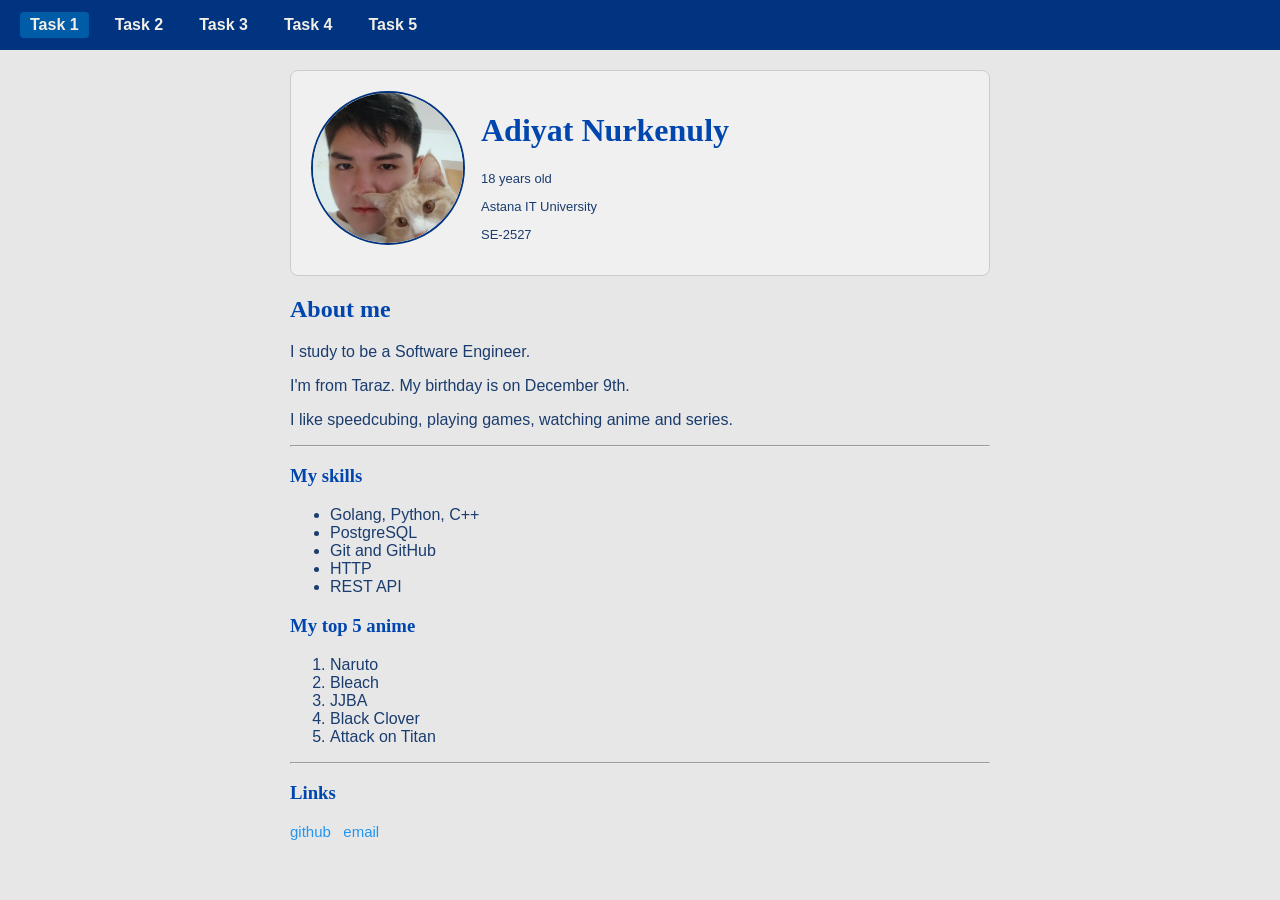
<file: index.html>
<!DOCTYPE html>
<html lang="en">
<head>
    <meta charset="UTF-8">
    <meta name="viewport" content="width=device-width, initial-scale=1.0">
    <title>Task 1</title>
    <link rel="stylesheet" href="style.css">
</head>
<body>
 
    <nav class="navbar">
        <a href="index.html" class="active">Task 1</a>
        <a href="layout.html">Task 2</a>
        <a href="exercise1/index.html">Task 3</a>
        <a href="table-form.html">Task 4</a>
        <a href="wireframes/wireframes.html">Task 5</a>
    </nav>
 
    <main>
        <div class="profile-card">
            <img class="profile-photo" src="images/me.png" alt="profile photo">
            <div class="profile-info">
                <h1>Adiyat Nurkenuly</h1>
                <p>18 years old</p>
                <p>Astana IT University</p>
                <p>SE-2527</p>
            </div>
        </div>
 
        <h2>About me</h2>
 
        <p>I study to be a Software Engineer.</p>
        <p>I'm from Taraz. My birthday is on December 9th.</p>
        <p>I like speedcubing, playing games, watching anime and series.</p>
 
        <hr>
 
        <h3>My skills</h3>
        <ul>
            <li>Golang, Python, C++</li>
            <li>PostgreSQL</li>
            <li>Git and GitHub</li>
            <li>HTTP</li>
            <li>REST API</li>
        </ul>
 
        <h3>My top 5 anime</h3>
        <ol>
            <li>Naruto</li>
            <li>Bleach</li>
            <li>JJBA</li>
            <li>Black Clover</li>
            <li>Attack on Titan</li>
        </ol>
 
        <hr>

        <h3>Links</h3>
        <a id="github-link" href="https://github.com/nurkenulyadiyat" target="_blank">github</a>
        <a id="email-link" href="mailto:atn.play856@gmail.com" target="_blank">email</a>
    </main>
 
</body>
</html>
</file>
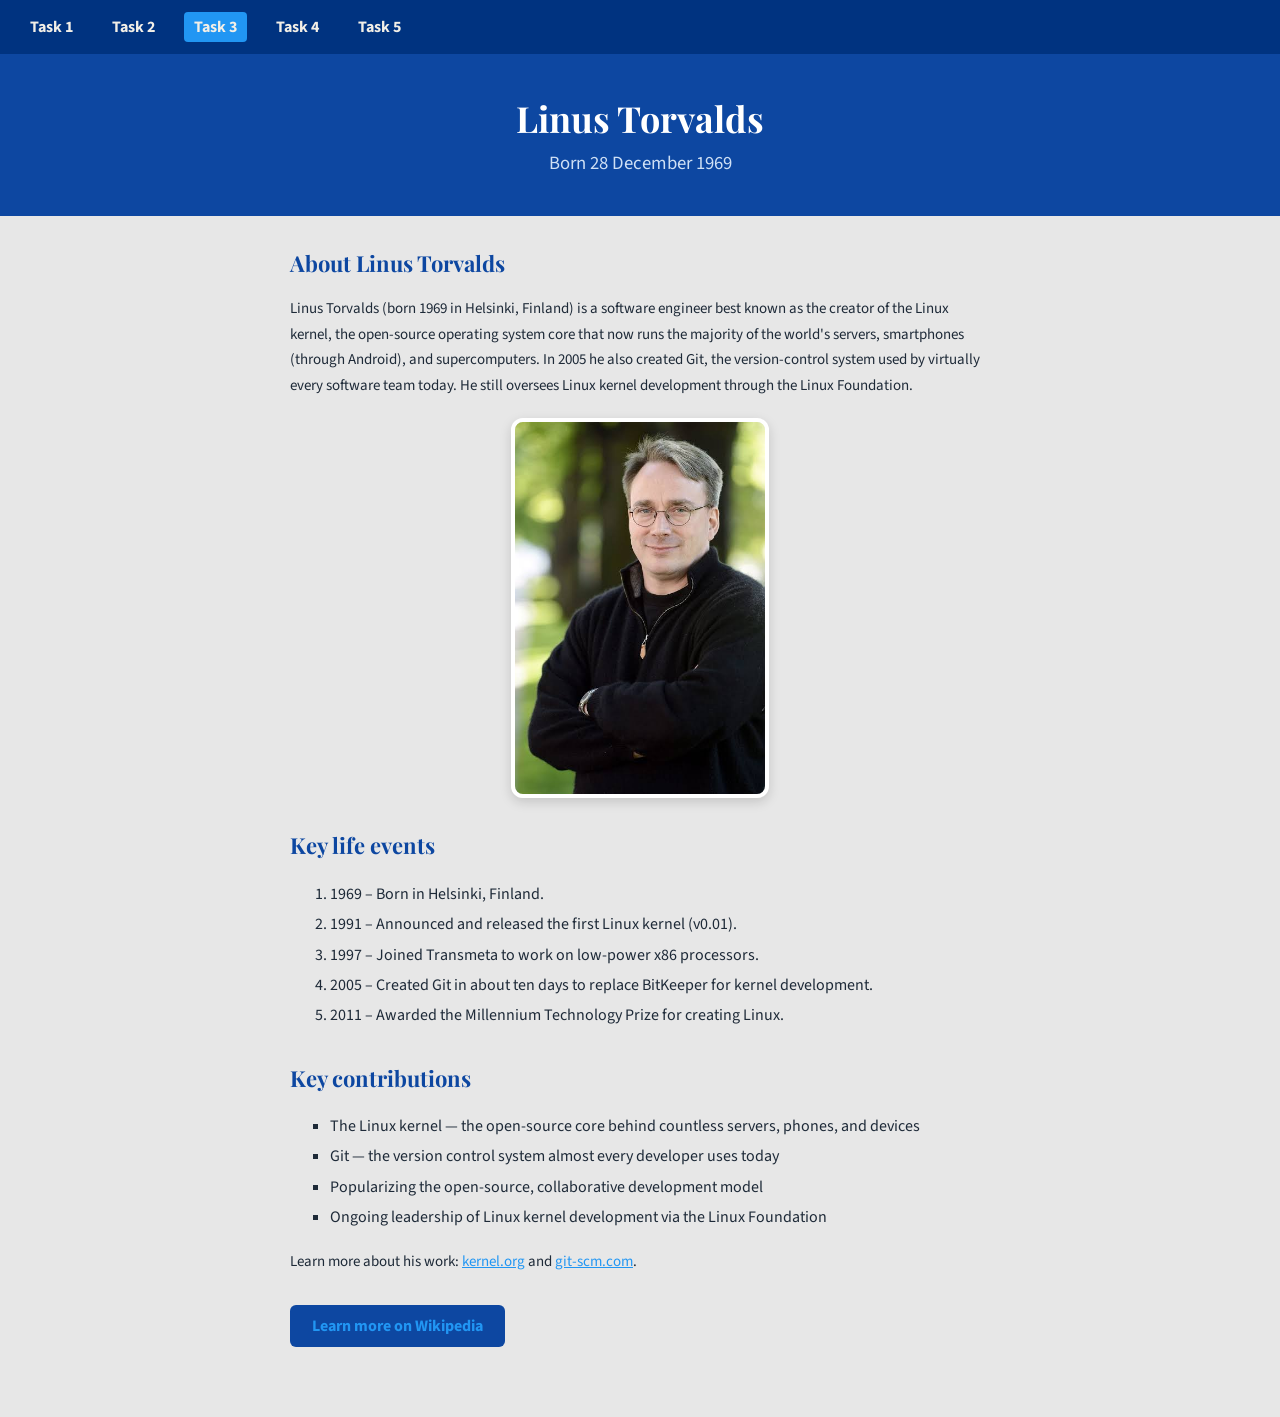
<file: exercise1/index.html>
<!DOCTYPE html>
<html lang="en">
<head>
    <meta charset="UTF-8">
    <meta name="viewport" content="width=device-width, initial-scale=1.0">
    <title>Task 3</title>
    <link rel="preconnect" href="https://fonts.googleapis.com">
    <link href="https://fonts.googleapis.com/css2?family=Playfair+Display:wght@600;700&family=Source+Sans+3:wght@400;600&display=swap" rel="stylesheet">
    <link rel="stylesheet" href="style.css">
</head>
<body>

    <div class="navbar">
        <a href="../index.html">Task 1</a>
        <a href="../layout.html">Task 2</a>
        <a href="index.html" class="active">Task 3</a>
        <a href="../table-form.html">Task 4</a>
        <a href="../wireframes/wireframes.html">Task 5</a>
    </div>

    <header class="page-header">
        <h1>Linus Torvalds</h1>
        <h3>Born 28 December 1969</h3>
    </header>

    <div class="content">
        <h2>About Linus Torvalds</h2>
        <p>
            Linus Torvalds (born 1969 in Helsinki, Finland) is a software engineer best
            known as the creator of the Linux kernel, the open-source operating system
            core that now runs the majority of the world's servers, smartphones (through
            Android), and supercomputers. In 2005 he also created Git, the version-control
            system used by virtually every software team today. He still oversees Linux
            kernel development through the Linux Foundation.
        </p>

        <img src="../images/torvalds.jpeg" alt="Photo of Linus Torvalds" class="portrait">

        <h2>Key life events</h2>
        <ol>
            <li>1969 &ndash; Born in Helsinki, Finland.</li>
            <li>1991 &ndash; Announced and released the first Linux kernel (v0.01).</li>
            <li>1997 &ndash; Joined Transmeta to work on low-power x86 processors.</li>
            <li>2005 &ndash; Created Git in about ten days to replace BitKeeper for kernel development.</li>
            <li>2011 &ndash; Awarded the Millennium Technology Prize for creating Linux.</li>
        </ol>

        <h2>Key contributions</h2>
        <ul>
            <li>The Linux kernel &mdash; the open-source core behind countless servers, phones, and devices</li>
            <li>Git &mdash; the version control system almost every developer uses today</li>
            <li>Popularizing the open-source, collaborative development model</li>
            <li>Ongoing leadership of Linux kernel development via the Linux Foundation</li>
        </ul>

        <p>
            Learn more about his work:
            <a href="https://www.kernel.org/" target="_blank" rel="noopener">kernel.org</a>
            and
            <a href="https://git-scm.com/" target="_blank" rel="noopener">git-scm.com</a>.
        </p>

        <a class="btn" href="https://en.wikipedia.org/wiki/Linus_Torvalds" target="_blank" rel="noopener">Learn more on Wikipedia</a>
    </div>

</body>
</html>
</file>
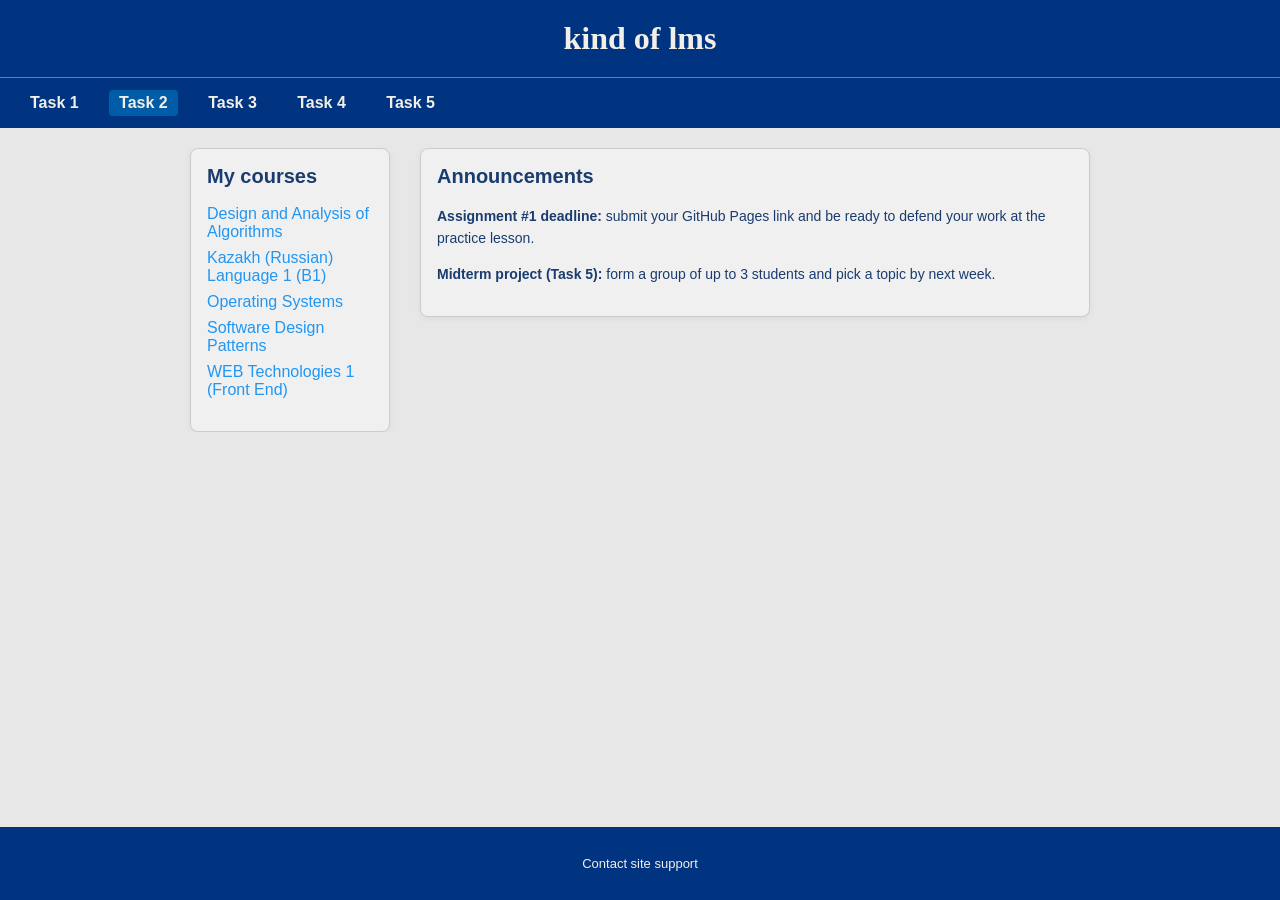
<file: layout.html>
<!DOCTYPE html>
<html lang="en">
<head>
    <meta charset="UTF-8">
    <meta name="viewport" content="width=device-width, initial-scale=1.0">
    <title>Task 2</title>
    <link rel="stylesheet" href="layout.css">
</head>
<body>
    
    <div class="header">
        <h1>kind of lms</h1>
    </div>

    <div class="navbar">
        <a href="index.html">Task 1</a>
        <a href="layout.html" class="active">Task 2</a>
        <a href="exercise1/index.html">Task 3</a>
        <a href="table-form.html">Task 4</a>
        <a href="wireframes/wireframes.html">Task 5</a>
    </div>

    <div class="layout">
        <div class="sidebar">
        <h2>My courses</h2>
        <ul>
            <li><a href="https://lms.astanait.edu.kz/course/view.php?id=2385" target="_blank">Design and Analysis of Algorithms</a></li>
            <li><a href="https://lms.astanait.edu.kz/course/view.php?id=2445" target="_blank">Kazakh (Russian) Language 1 (B1)</a></li>
            <li><a href="https://lms.astanait.edu.kz/course/view.php?id=2297" target="_blank">Operating Systems</a></li>
            <li><a href="https://lms.astanait.edu.kz/course/view.php?id=2337" target="_blank">Software Design Patterns</a></li>
            <li><a href="https://lms.astanait.edu.kz/course/view.php?id=2356" target="_blank">WEB Technologies 1 (Front End)</a></li>
        </ul>
    </div>

    <div class="content">
            <h2>Announcements</h2>
            <p><strong>Assignment #1 deadline:</strong> submit your GitHub Pages link and be ready to defend your work at the practice lesson.</p>
            <p><strong>Midterm project (Task 5):</strong> form a group of up to 3 students and pick a topic by next week.</p>
        </div>
    </div>

    
    <div class="footer">
        <p>Contact site support</p>
    </div>
    
</body>
</html>
</file>
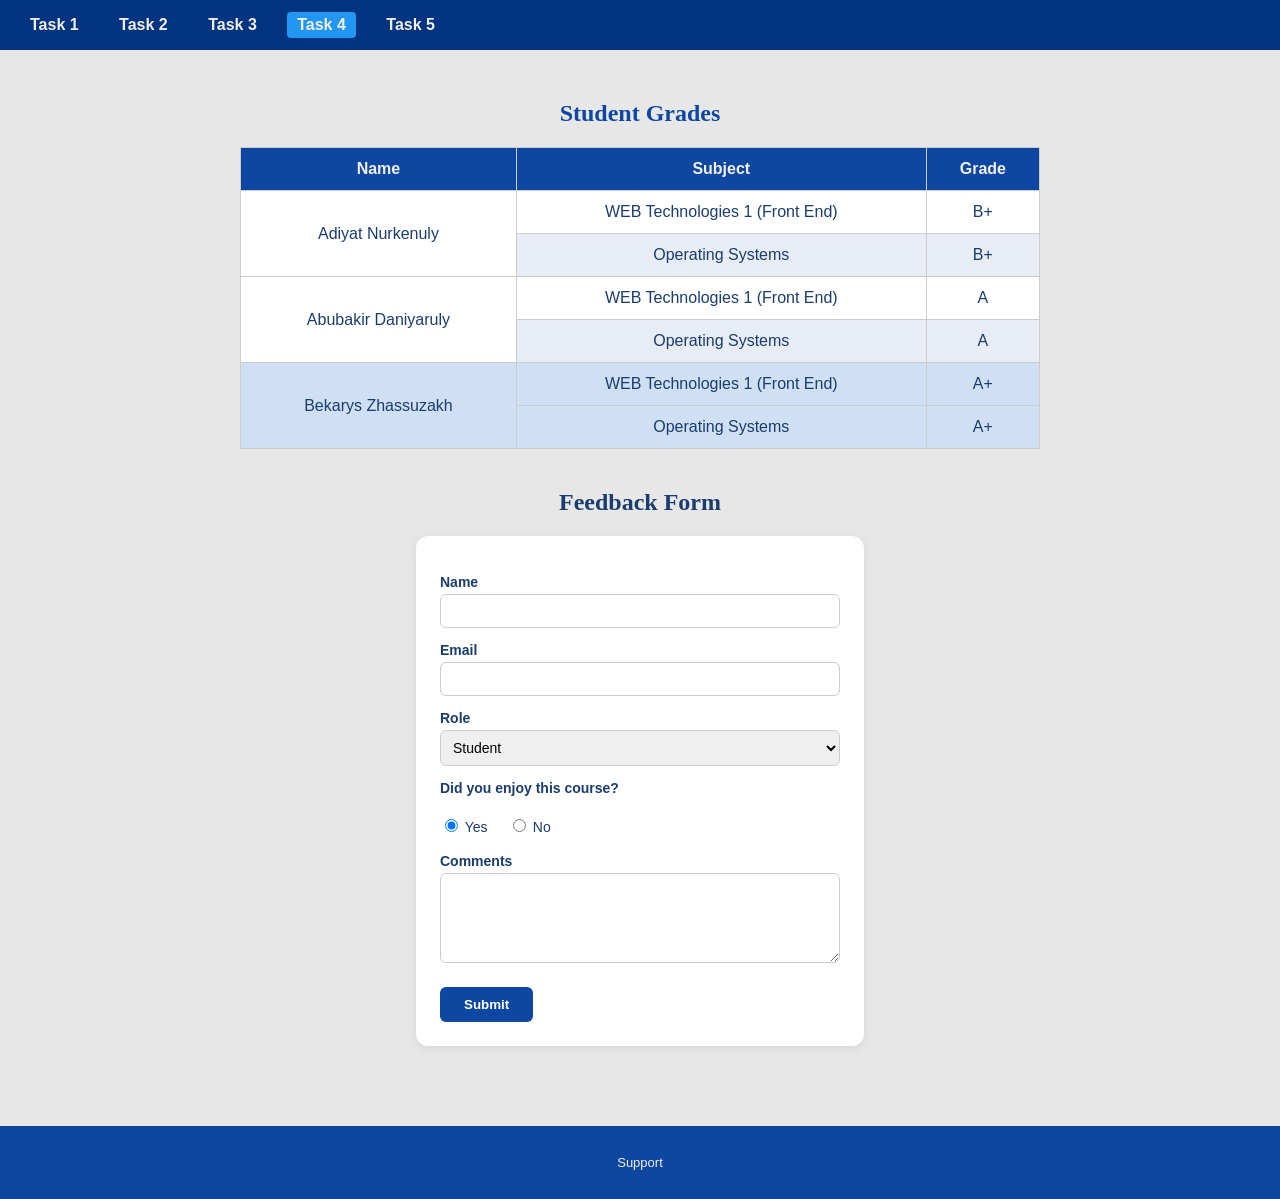
<file: table-form.html>
<!DOCTYPE html>
<html lang="en">
<head>
    <meta charset="UTF-8">
    <meta name="viewport" content="width=device-width, initial-scale=1.0">
    <title>Task 4</title>
    <link rel="stylesheet" href="table-form.css">
</head>
<body>

    <div class="navbar">
        <a href="index.html">Task 1</a>
        <a href="layout.html">Task 2</a>
        <a href="exercise1/index.html">Task 3</a>
        <a href="table-form.html" class="active">Task 4</a>
        <a href="wireframes/wireframes.html">Task 5</a>
    </div>

    <div class="page-content">

        <h2 id="grades-heading">Student Grades</h2>

        <table class="grades-table">
            <thead>
                <tr>
                    <th>Name</th>
                    <th>Subject</th>
                    <th>Grade</th>
                </tr>
            </thead>
            <tbody>
                <tr>
                    <td rowspan="2">Adiyat Nurkenuly</td>
                    <td>WEB Technologies 1 (Front End)</td>
                    <td>B+</td>
                </tr>
                <tr>
                    <td>Operating Systems</td>
                    <td>B+</td>
                </tr>
                <tr>
                    <td rowspan="2">Abubakir Daniyaruly</td>
                    <td>WEB Technologies 1 (Front End)</td>
                    <td>A</td>
                </tr>
                <tr>
                    <td>Operating Systems</td>
                    <td>A</td>
                </tr>
                <tr class="highlight-row">
                    <td rowspan="2">Bekarys Zhassuzakh</td>
                    <td>WEB Technologies 1 (Front End)</td>
                    <td>A+</td>
                </tr>
                <tr class="highlight-row">
                    <td>Operating Systems</td>
                    <td>A+</td>
                </tr>
            </tbody>
        </table>

        <h2>Feedback Form</h2>

        <form class="feedback-form" action="#" method="post">
            <label for="name">Name</label>
            <input type="text" id="name" name="name" required>

            <label for="email">Email</label>
            <input type="email" id="email" name="email" required>

            <label for="role">Role</label>
            <select id="role" name="role">
                <option value="student">Student</option>
                <option value="teacher">Teacher</option>
                <option value="other">Other</option>
            </select>

            <fieldset class="radio-group">
                <legend>Did you enjoy this course?</legend>
                <label class="radio-label"><input type="radio" name="enjoyed" value="yes" checked> Yes</label>
                <label class="radio-label"><input type="radio" name="enjoyed" value="no"> No</label>
            </fieldset>

            <label for="comments">Comments</label>
            <textarea id="comments" name="comments" rows="4"></textarea>

            <button type="submit">Submit</button>
        </form>

    </div>

    <div class="footer">
        <p>Support</p>
    </div>

</body>
</html>
</file>
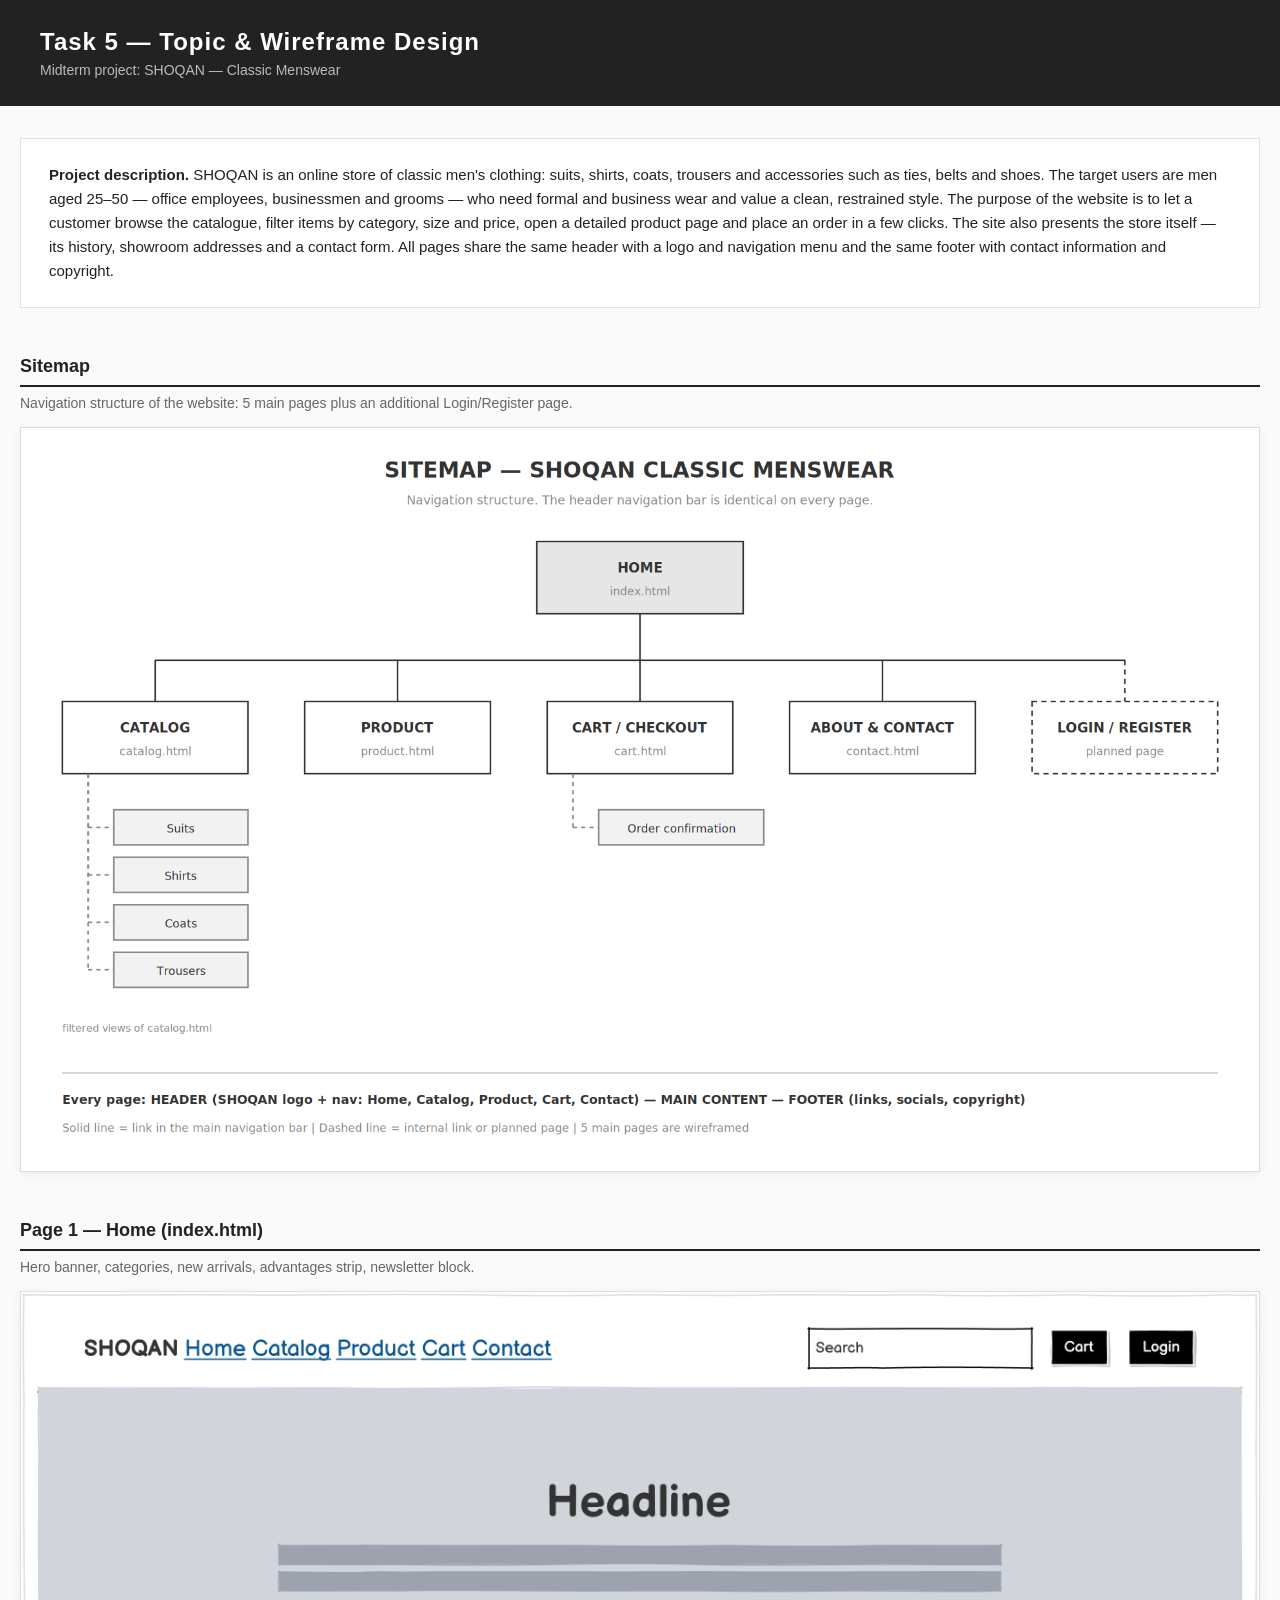
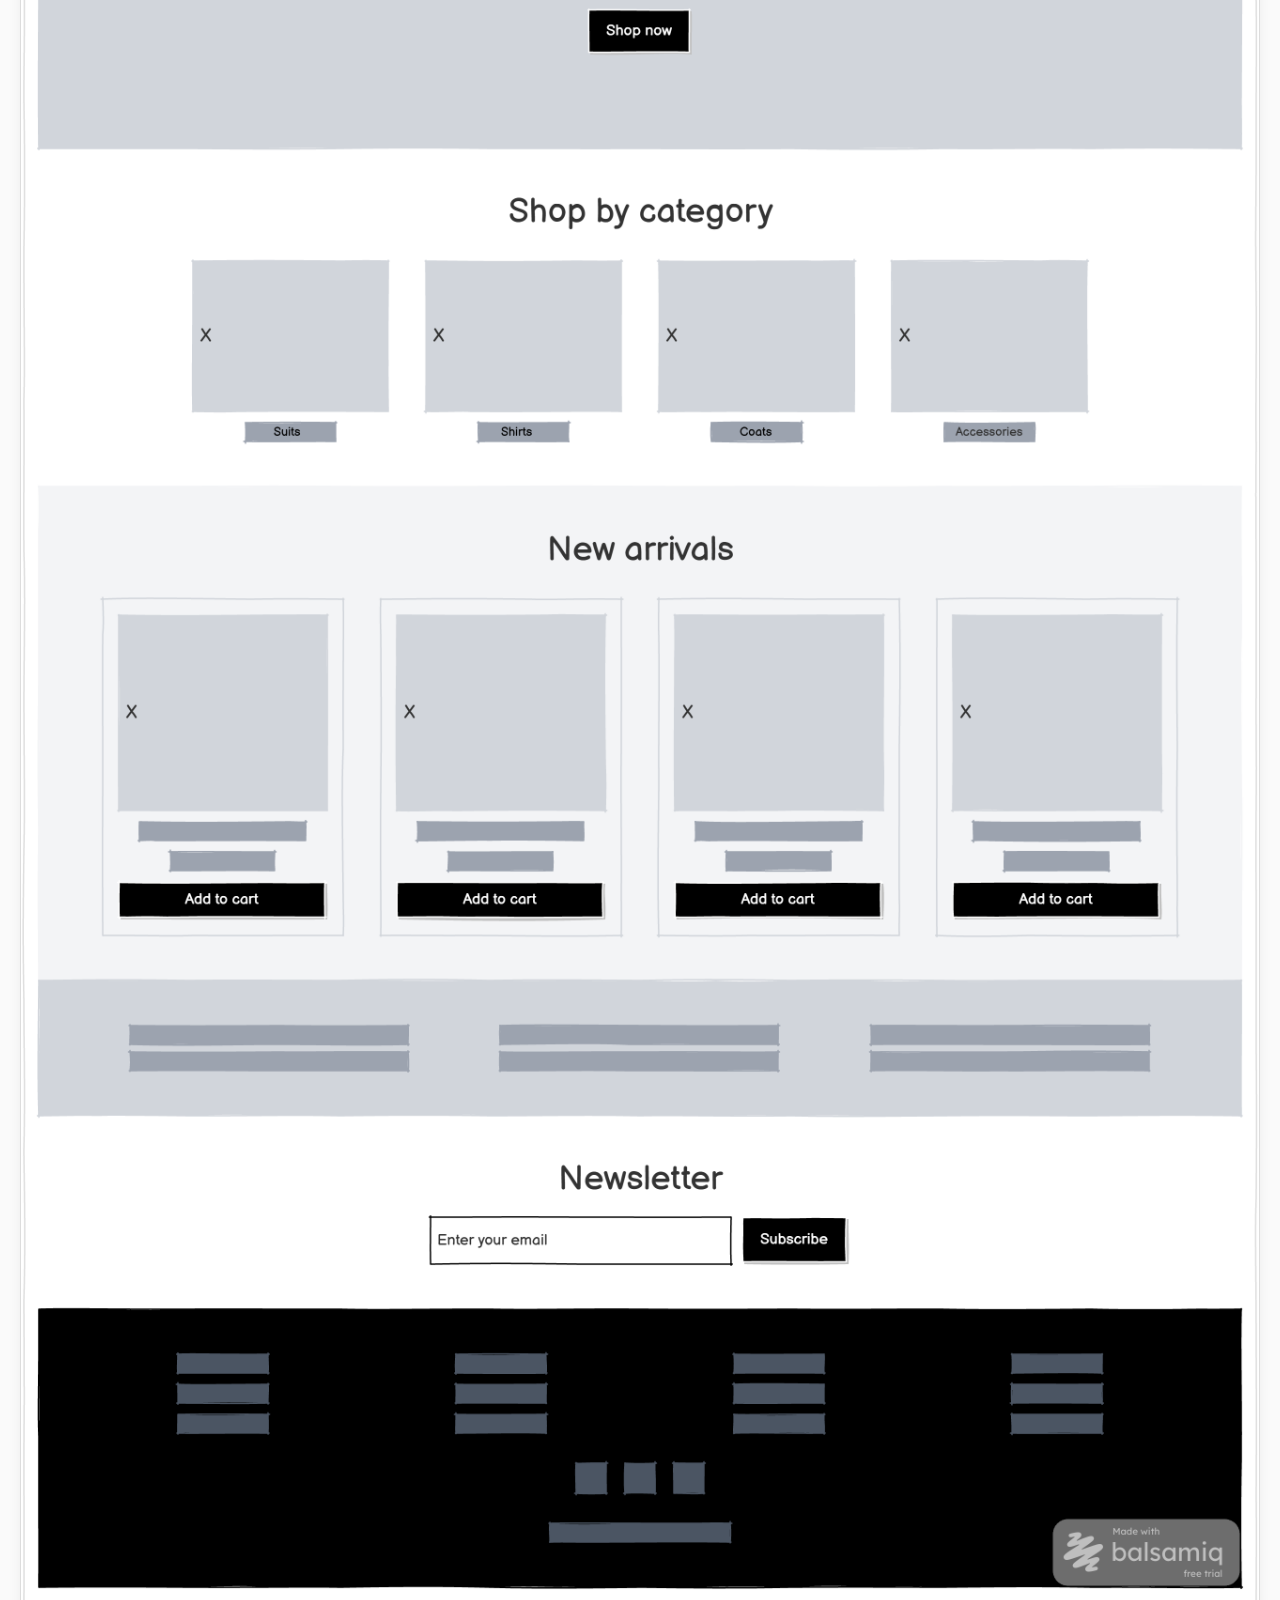
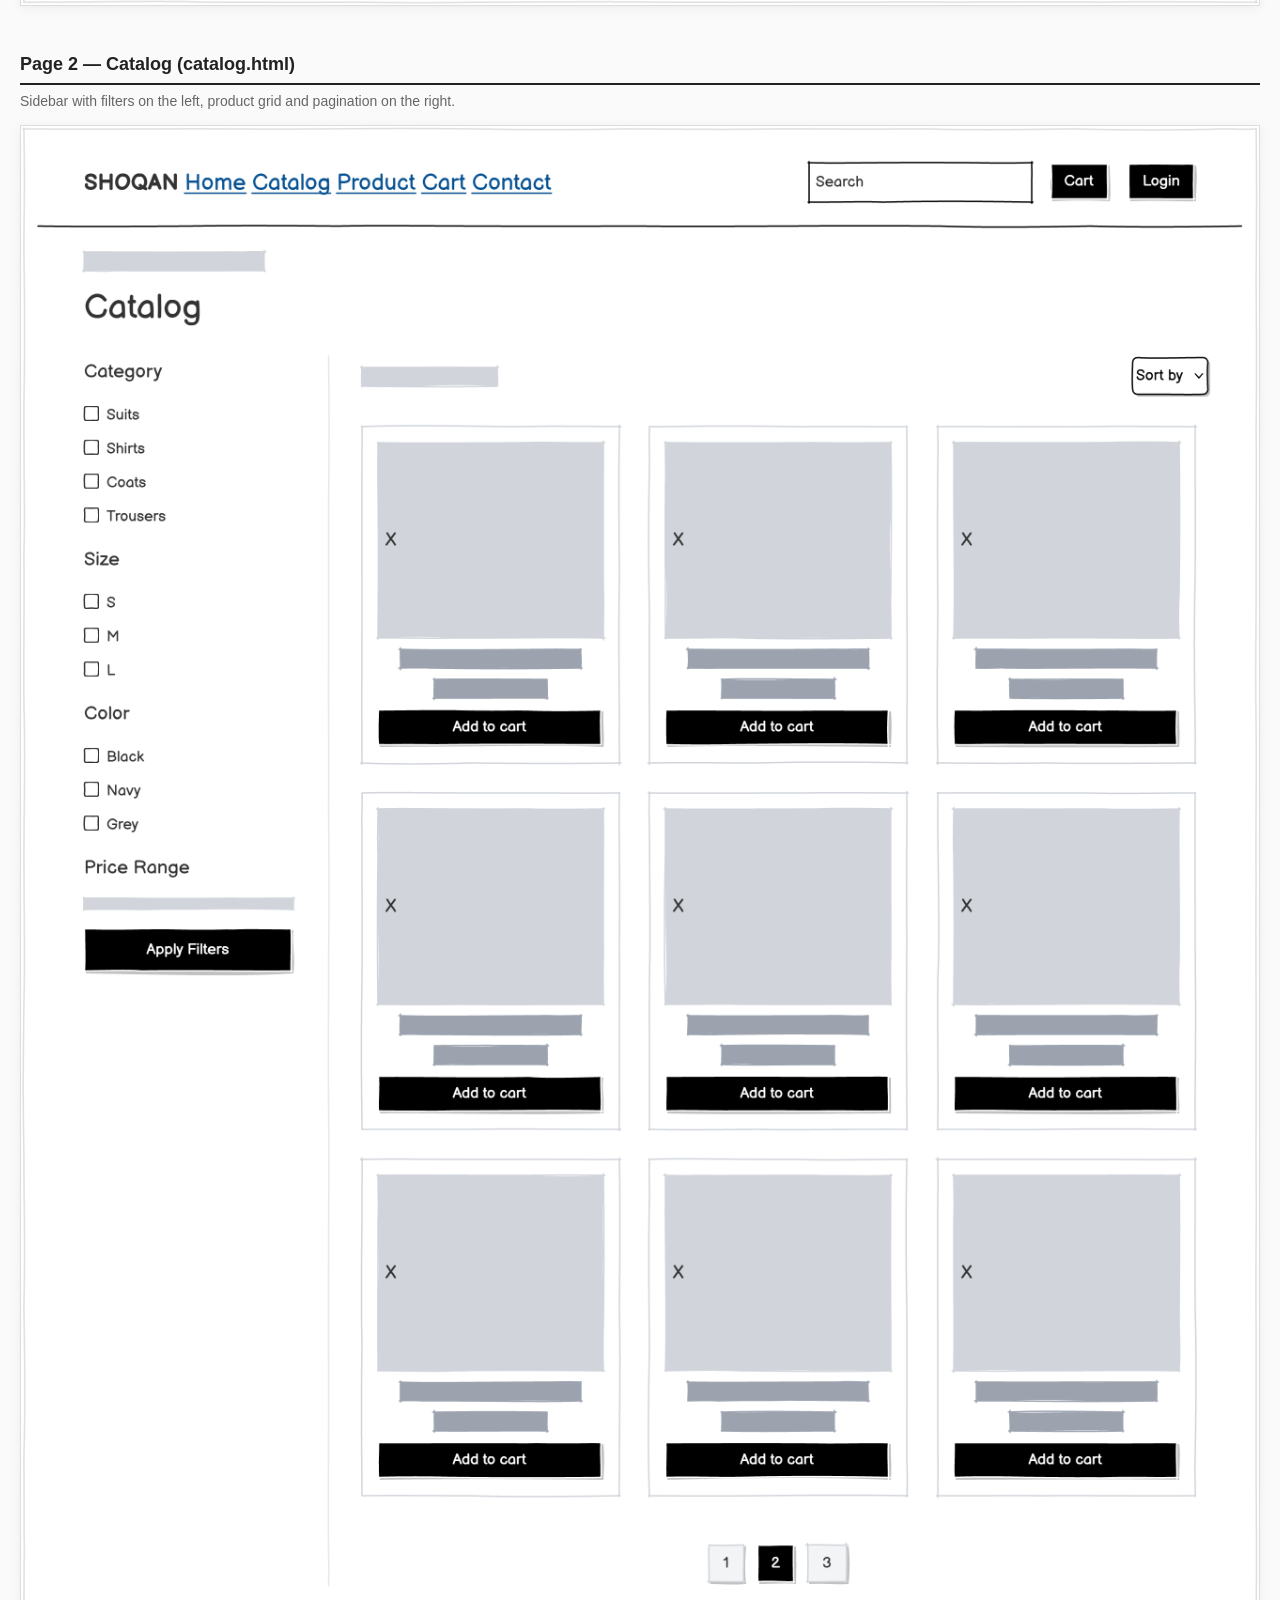
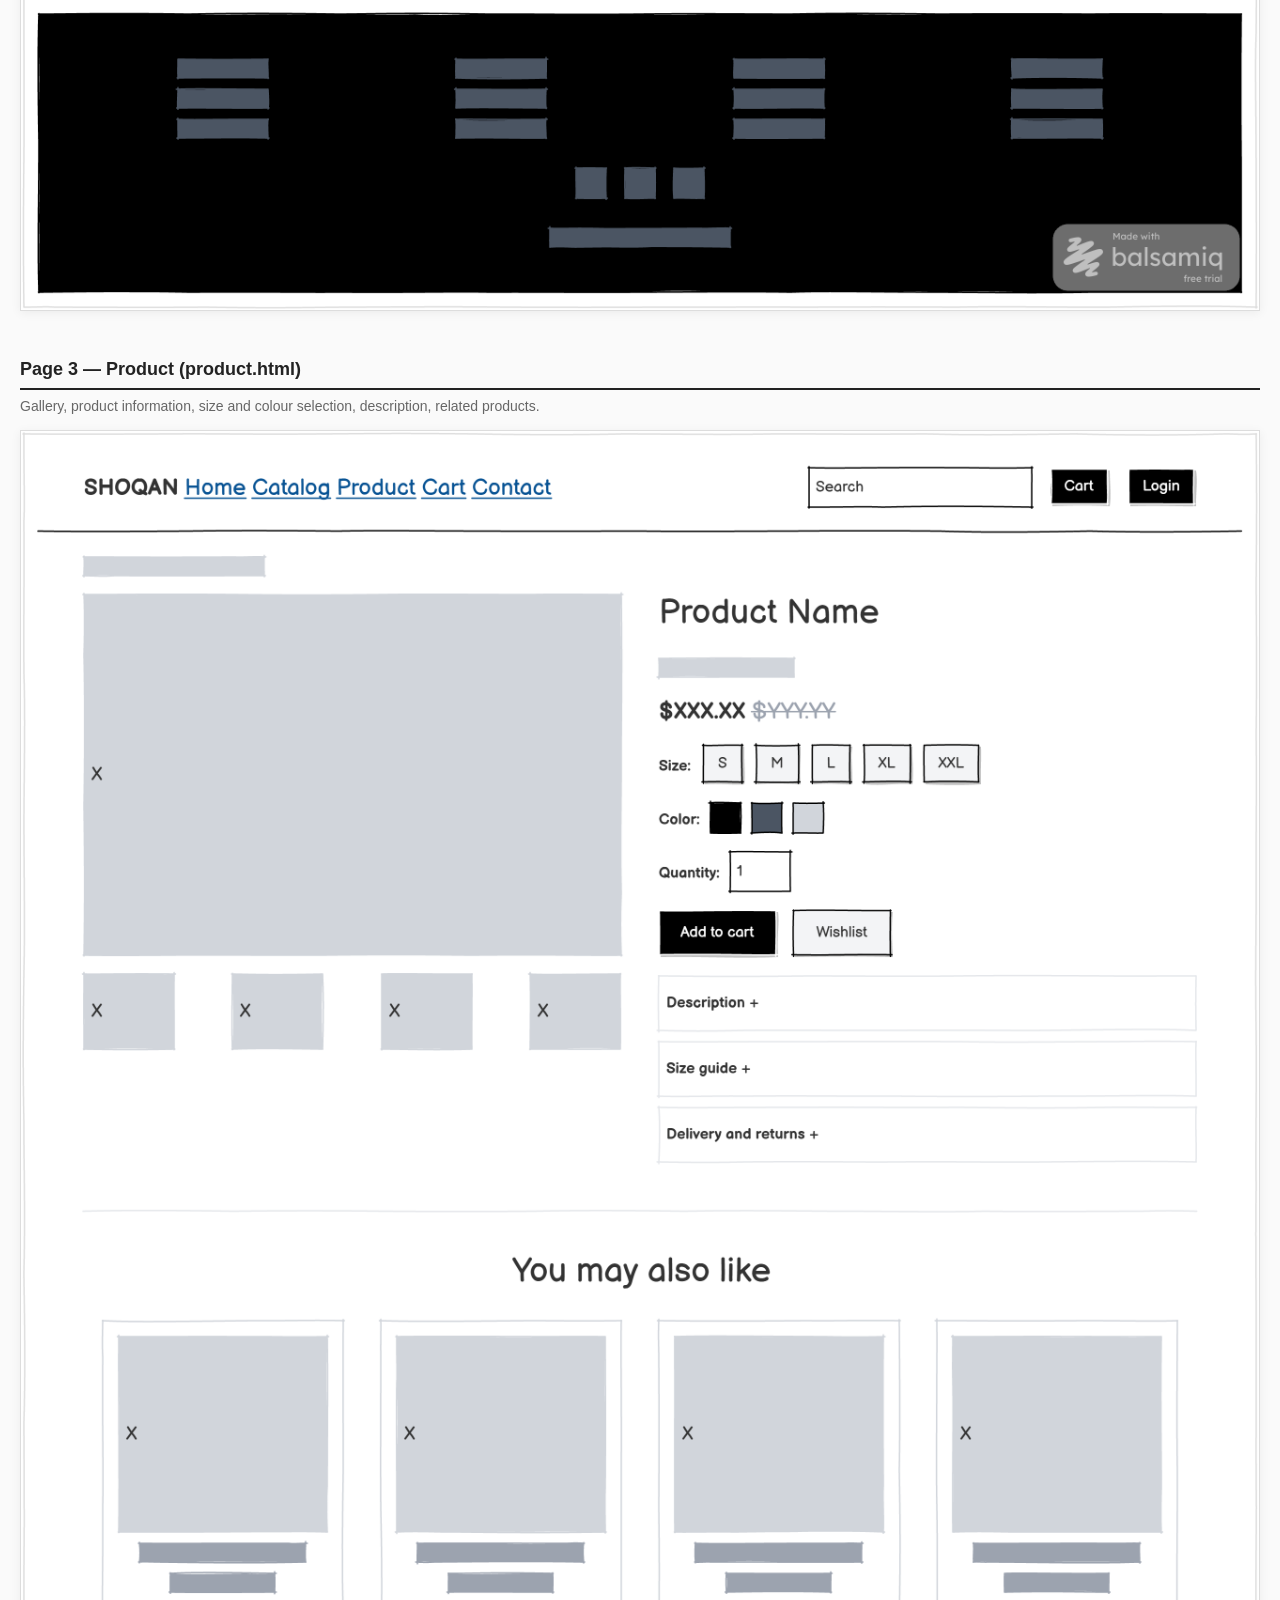
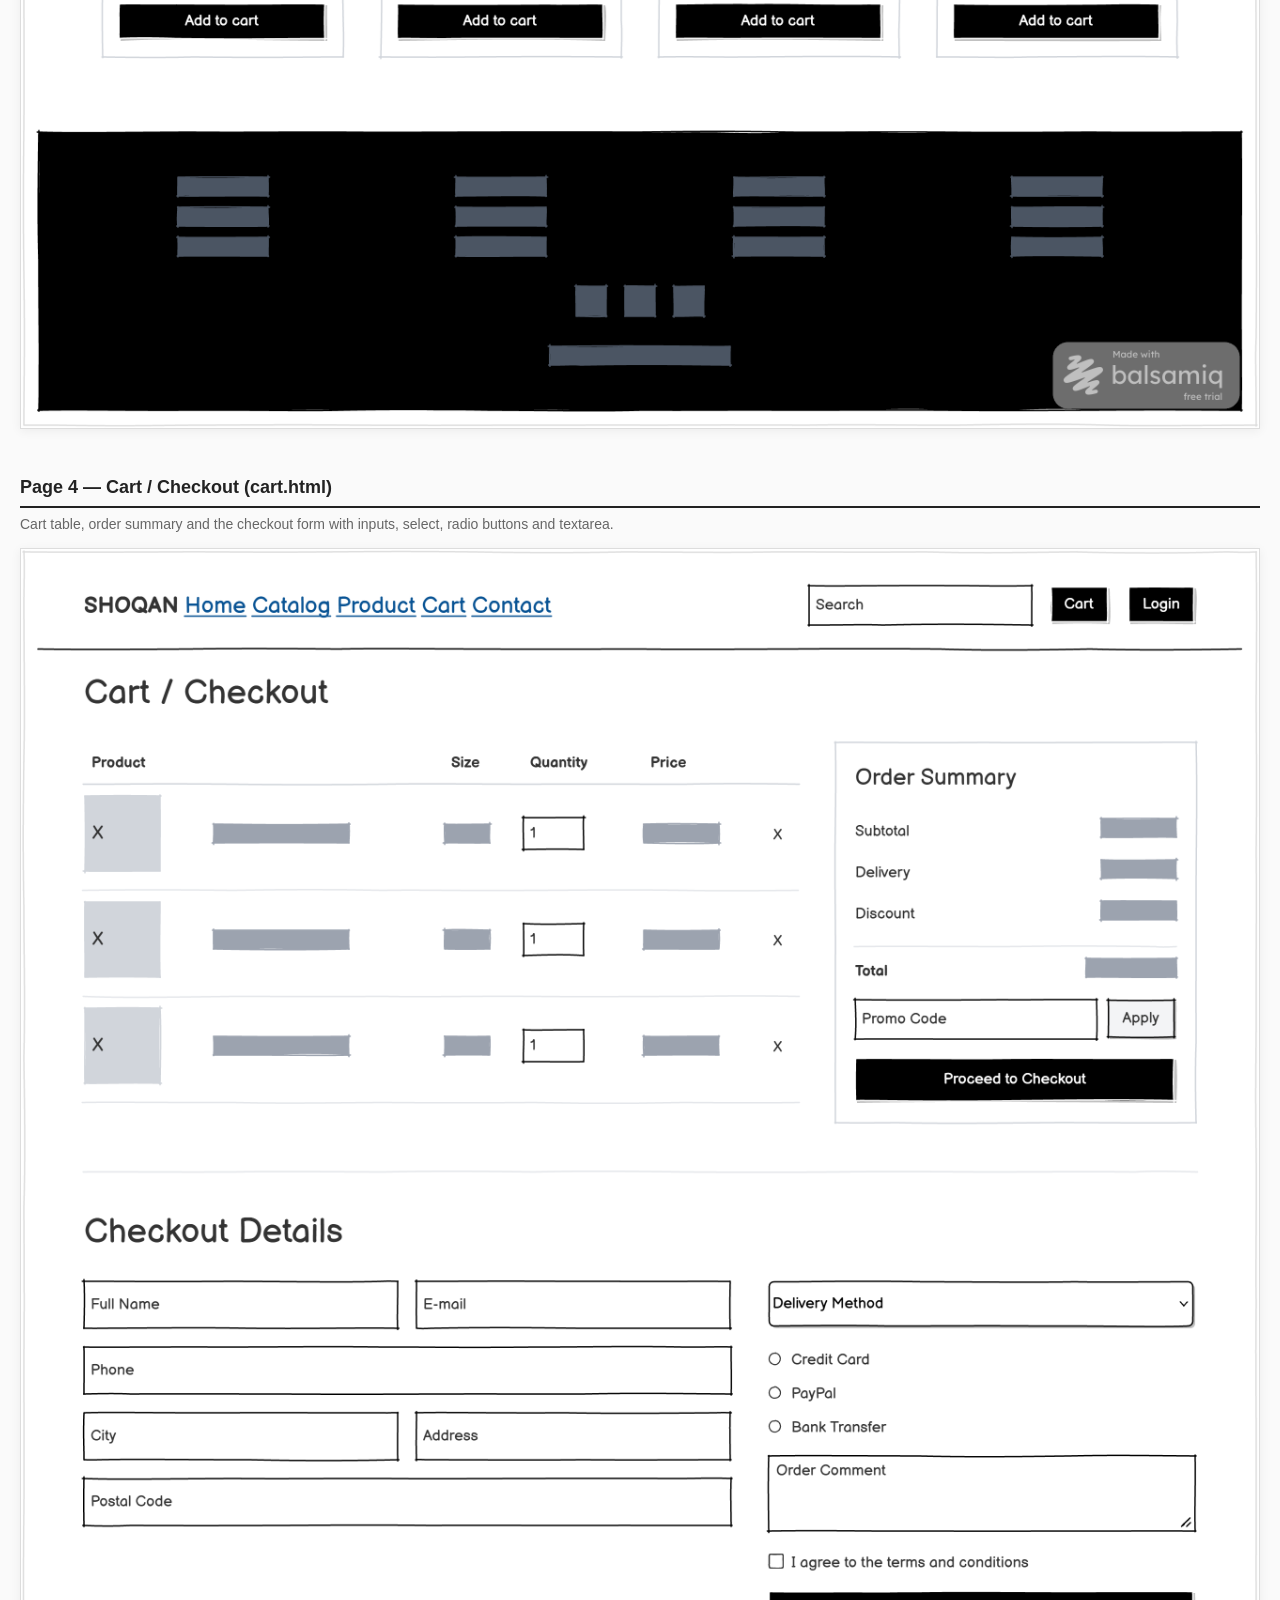
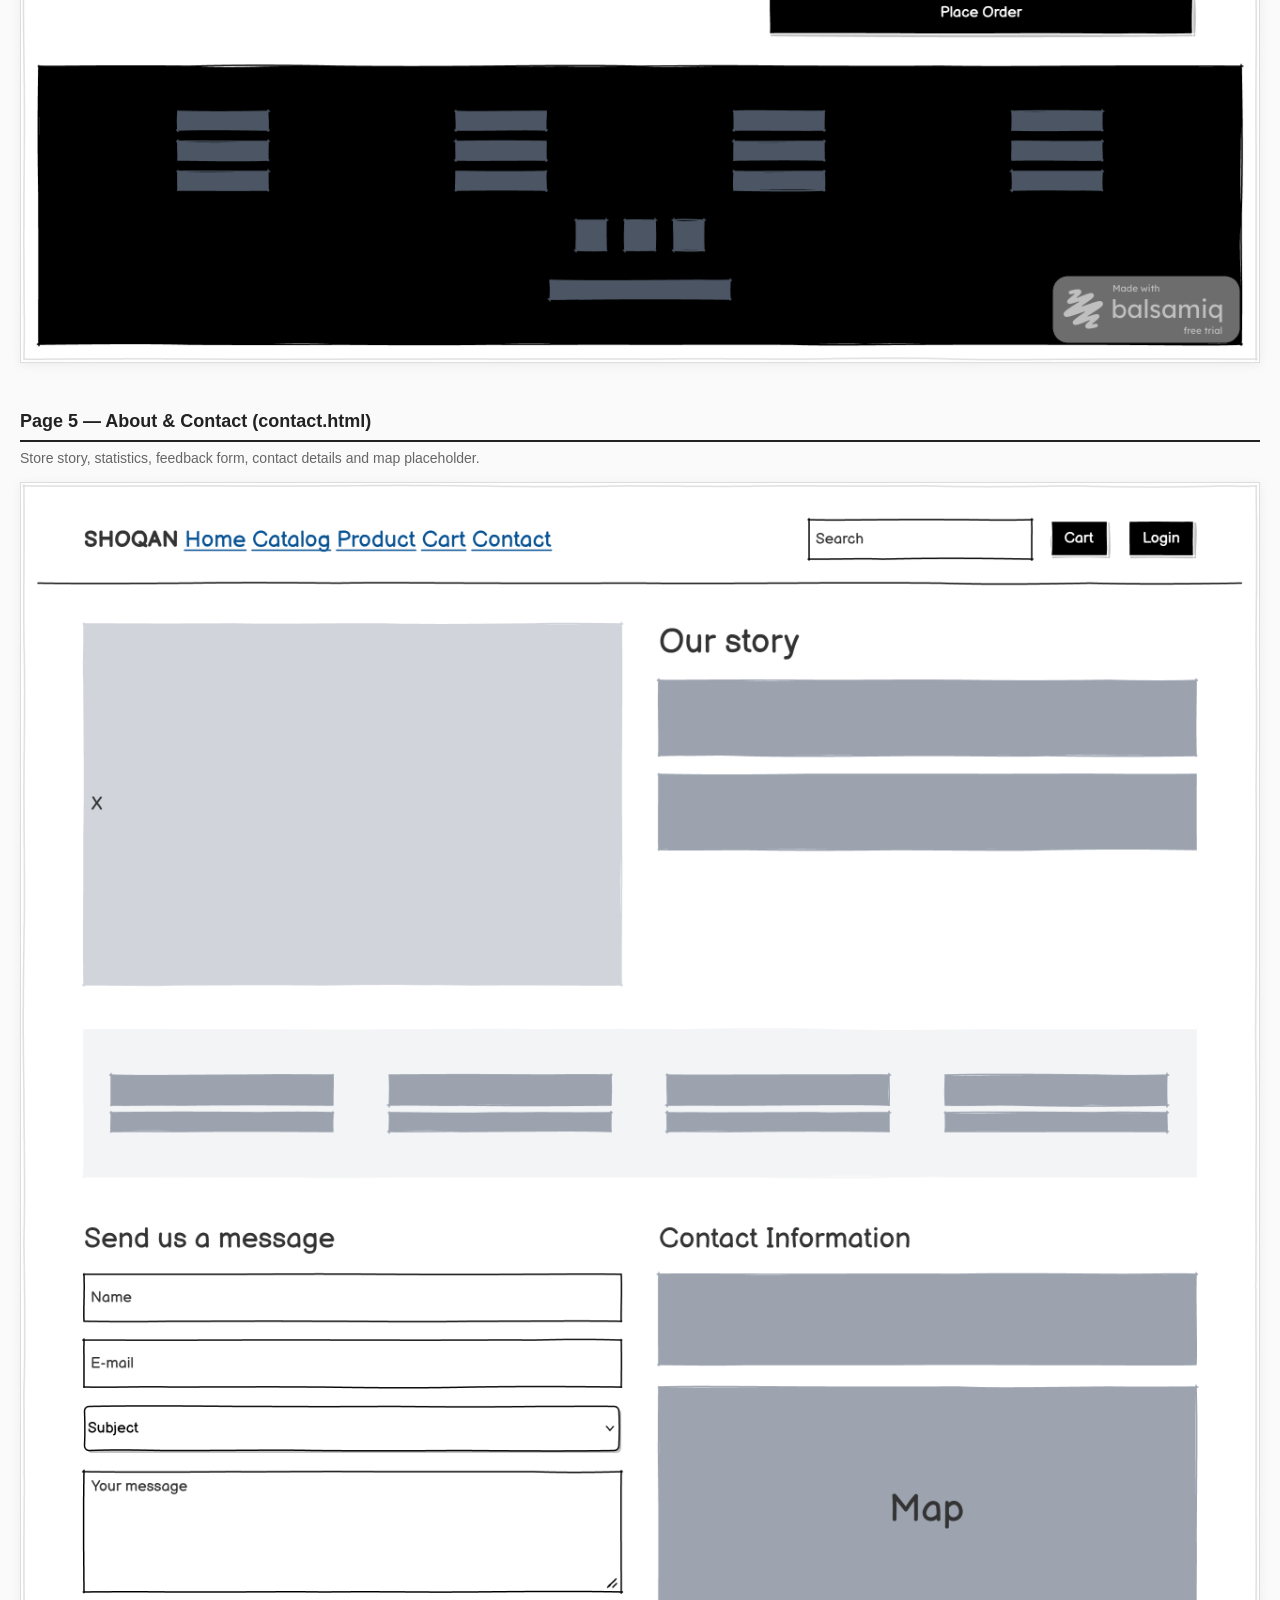
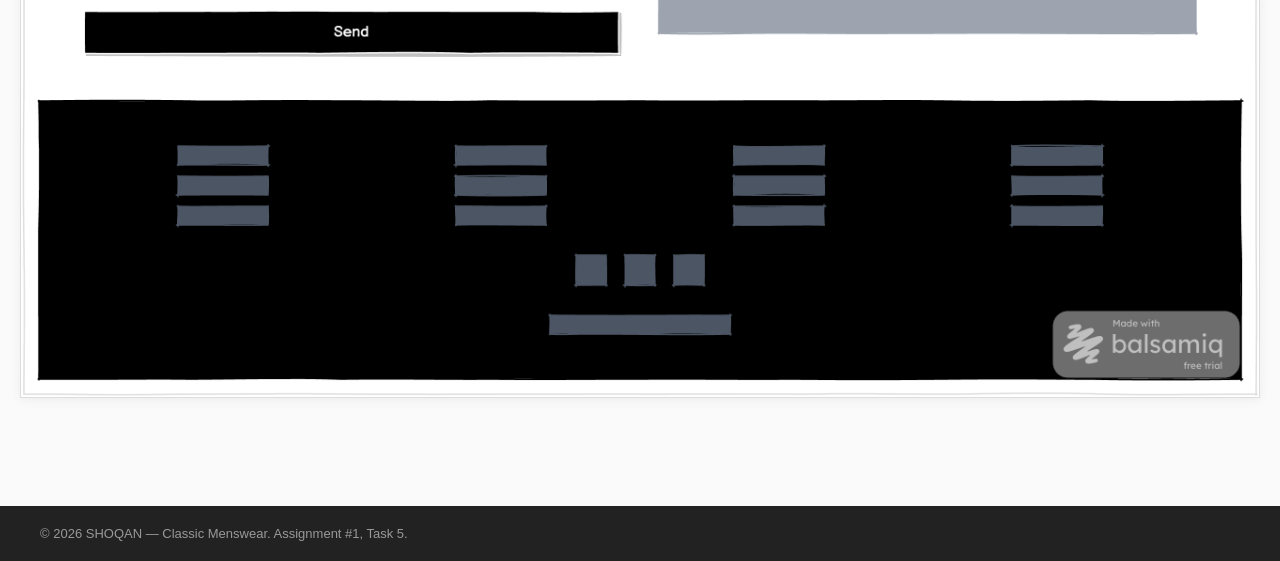
<file: wireframes/wireframes.html>
<!DOCTYPE html>
<html lang="en">
<head>
<meta charset="UTF-8">
<meta name="viewport" content="width=device-width, initial-scale=1.0">
<title>Task 5 — Wireframes | SHOQAN Classic Menswear</title>
<style>
  * { box-sizing: border-box; }
  body {
    margin: 0;
    font-family: "Segoe UI", Arial, sans-serif;
    background: #fafafa;
    color: #222;
  }
  header {
    background: #222;
    color: #fff;
    padding: 28px 40px;
  }
  header h1 { margin: 0 0 6px; font-size: 24px; letter-spacing: 1px; }
  header p { margin: 0; color: #bbb; font-size: 14px; }
  main { max-width: 1280px; margin: 0 auto; padding: 32px 20px 60px; }
  section { margin-bottom: 48px; }
  h2 {
    font-size: 18px;
    border-bottom: 2px solid #222;
    padding-bottom: 8px;
    margin-bottom: 8px;
  }
  .desc { color: #666; font-size: 14px; margin: 0 0 16px; }
  figure { margin: 0; }
  img {
    width: 100%;
    display: block;
    border: 1px solid #ddd;
    background: #fff;
    box-shadow: 0 2px 10px rgba(0,0,0,.06);
  }
  .intro {
    background: #fff;
    border: 1px solid #e2e2e2;
    padding: 24px 28px;
    line-height: 1.6;
    font-size: 15px;
  }
  footer {
    background: #222;
    color: #999;
    font-size: 13px;
    padding: 20px 40px;
  }
</style>
</head>
<body>
<header>
  <h1>Task 5 — Topic &amp; Wireframe Design</h1>
  <p>Midterm project: SHOQAN — Classic Menswear</p>
</header>

<main>
  <section class="intro">
    <strong>Project description.</strong>
    SHOQAN is an online store of classic men's clothing: suits, shirts, coats, trousers
    and accessories such as ties, belts and shoes. The target users are men aged 25–50 —
    office employees, businessmen and grooms — who need formal and business wear and value
    a clean, restrained style. The purpose of the website is to let a customer browse the
    catalogue, filter items by category, size and price, open a detailed product page and
    place an order in a few clicks. The site also presents the store itself — its history,
    showroom addresses and a contact form. All pages share the same header with a logo and
    navigation menu and the same footer with contact information and copyright.
  </section>

  <section>
    <h2>Sitemap</h2>
    <p class="desc">Navigation structure of the website: 5 main pages plus an additional Login/Register page.</p>
    <figure><img src="00_sitemap.png" alt="Sitemap of the website"></figure>
  </section>

  <section>
    <h2>Page 1 — Home (index.html)</h2>
    <p class="desc">Hero banner, categories, new arrivals, advantages strip, newsletter block.</p>
    <figure><img src="01_home.png" alt="Wireframe of the home page"></figure>
  </section>

  <section>
    <h2>Page 2 — Catalog (catalog.html)</h2>
    <p class="desc">Sidebar with filters on the left, product grid and pagination on the right.</p>
    <figure><img src="02_catalog.png" alt="Wireframe of the catalog page"></figure>
  </section>

  <section>
    <h2>Page 3 — Product (product.html)</h2>
    <p class="desc">Gallery, product information, size and colour selection, description, related products.</p>
    <figure><img src="03_product.png" alt="Wireframe of the product page"></figure>
  </section>

  <section>
    <h2>Page 4 — Cart / Checkout (cart.html)</h2>
    <p class="desc">Cart table, order summary and the checkout form with inputs, select, radio buttons and textarea.</p>
    <figure><img src="04_cart_checkout.png" alt="Wireframe of the cart and checkout page"></figure>
  </section>

  <section>
    <h2>Page 5 — About &amp; Contact (contact.html)</h2>
    <p class="desc">Store story, statistics, feedback form, contact details and map placeholder.</p>
    <figure><img src="05_about_contact.png" alt="Wireframe of the about and contact page"></figure>
  </section>
</main>

<footer>&copy; 2026 SHOQAN — Classic Menswear. Assignment #1, Task 5.</footer>
</body>
</html>
</file>
<file: style.css>
body {
    background:#e7e7e7;
    font-family: Arial, Helvetica, sans-serif;
    color: #1a3c6e;
    margin: 0;
}

h1, h2, h3 {
    color: #0146af;
    font-family: 'Times New Roman', Times, serif;
}

.navbar {
    background-color: #003380;
    padding: 12px 20px;
    display: flex;
    gap: 16px;
}

.navbar a {
    color: #F2EFE7;
    text-decoration: none;
    font-weight: bold;
    padding: 4px 10px;
    border-radius: 4px;
}

.navbar a:hover,
.navbar a.active {
    background-color: #005ca7;
}

main {
    max-width: 700px;
    margin: 0 auto;
    padding: 20px;
}

.profile-card {
    background-color: #f0f0f0;
    padding: 20px;
    border: 1px solid #ccc;
    border-radius: 8px;
    overflow: hidden; 
}

.profile-photo {
    float: left;
    width: 150px;
    max-width: 100%;
    height: 150px;
    margin-right: 16px;
    border-radius: 100px;
    object-fit: cover;
    border: 2px solid #003380;
}

.profile-info {
    overflow: hidden;
}

.profile-info p {
    font-size: 13px;
    color: #1a3c6e;
}

#github-link,
#email-link {
    font-size: 15px;
    text-decoration: none;
    color: #2196F3;
    margin-right: 8px;
}

#github-link:hover,
#email-link:hover {
    color: #90CAF9;
}
</file>
<file: exercise1/style.css>
body {
    margin: 0;
    background: #e7e7e7;
    font-family: 'Source Sans 3', Arial, sans-serif;
    color: #1E2A38;
}

.navbar {
    background-color: #003380;
    padding: 12px 20px;
}

.navbar a {
    display: inline-block;
    color: #F2EFE7;
    text-decoration: none;
    font-weight: bold;
    padding: 4px 10px;
    margin-right: 16px;
    border-radius: 4px;
}

.navbar a:hover,
.navbar a.active {
    background-color: #2196F3;
}

.page-header {
    background-color: #0D47A1;
    color: #FFFFFF;
    text-align: center;
    padding: 40px 20px;
}

.page-header h1 {
    margin: 0 0 8px;
    font-family: 'Playfair Display', serif;
    font-size: 36px;
}

.page-header h3 {
    margin: 0;
    font-weight: 400;
    color: #CFE0F5;
}

.content {
    max-width: 700px;
    margin: 30px auto;
    padding: 0 20px 40px;
}

.content h2 {
    font-family: 'Playfair Display', serif;
    color: #0D47A1;
    font-size: 22px;
    margin-top: 32px;
}

.content p {
    line-height: 1.7;
    font-size: 15px;
}

.portrait {
    display: block;
    max-width: 250px;
    width: 100%;
    margin: 20px auto;
    border-radius: 12px;
    box-shadow: 0 4px 12px rgba(0, 0, 0, 0.15);
    border: 4px solid #FFFFFF;
}

.content ol,
.content ul {
    line-height: 1.9;
}

.content ul {
    list-style-type: square;
}

.content ol {
    list-style-type: decimal;
}

.content a {
    color: #2196F3;
}

.content a:hover {
    color: #1a3c6e;
}

.btn {
    display: inline-block;
    margin-top: 16px;
    padding: 10px 22px;
    background-color: #0D47A1;
    color: #FFFFFF;
    text-decoration: none;
    border-radius: 6px;
    font-weight: bold;
    transition: background-color 0.2s;
}

.btn:hover {
    background-color: #2196F3;
}
</file>
<file: layout.css>
body {
    background: #e7e7e7;
    font-family: Arial, Helvetica, sans-serif;
    color: #1a3c6e;
    margin: 0;
    position: relative;    
    min-height: 100vh;     
    padding-bottom: 60px;  
    box-sizing: border-box;
}

.header {
    background-color: #003380;
    color: #F2EFE7;
    text-align: center;
    padding: 20px;
}

.header h1 {
    margin: 0;
    font-family: 'Times New Roman', Times, serif;
}

.navbar {
    background-color: #003380;
    padding: 12px 20px;
    border-top: 1px solid #2196F3;
}

.navbar a {
    color: #F2EFE7;
    display: inline-block;
    text-decoration: none;
    font-weight: bold;
    padding: 4px 10px;
    margin-right: 16px;
    border-radius: 4px;
}

.navbar a:hover,
.navbar a.active {
    background-color: #005ca7;
}

.layout {
    max-width: 900px;
    margin: 20px auto;
    padding: 0 20px;
    overflow: hidden; 
}

.sidebar {
    float: left;
    width: 200px;
    box-sizing: border-box;
    background-color: #f0f0f0;
    padding: 16px;
    border: 1px solid #ccc;
    border-radius: 8px;
    box-shadow: 0 2px 6px rgba(0, 0, 0, 0.05);
}

.sidebar h2 {
    margin-top: 0;
    font-size: 20px;
}

.sidebar ul {
    list-style-type: none;
    padding-left: 0;
}

.sidebar li {
    margin-bottom: 8px;
}

.sidebar a {
    text-decoration: none;
    color: #2196F3;
}

.sidebar a:hover {
    color: #90CAF9;
}

.content {
    float: right;
    width: calc(100% - 230px);
    box-sizing: border-box;
    background-color: #f0f0f0;
    padding: 16px;
    border: 1px solid #ccc;
    border-radius: 8px;
    box-shadow: 0 2px 6px rgba(0, 0, 0, 0.05);
}

.content h2 {
    margin-top: 0;
    font-size: 20px;
}

.content p {
    font-size: 14px;
    line-height: 1.6;
}

.footer {
    position: absolute;
    bottom: 0;
    left: 0;
    width: 100%;
    box-sizing: border-box;
    background-color: #003380;
    color: #F2EFE7;
    text-align: center;
    padding: 16px;
    font-size: 13px;
}
</file>
<file: table-form.css>
body {
    background-color: #e7e7e7;
    font-family: Arial, Helvetica, sans-serif;
    color: #1a3c6e;
    margin: 0;
}

.navbar {
    background-color: #003380;
    padding: 12px 20px;
}

.navbar a {
    display: inline-block;
    color: #F2EFE7;
    text-decoration: none;
    font-weight: bold;
    padding: 4px 10px;
    margin-right: 16px;
    border-radius: 4px;
}

.navbar a:hover,
.navbar a.active {
    background-color: #2196F3;
}

.page-content {
    max-width: 800px;
    margin: 0 auto;
    padding: 20px;
}

.page-content h2 {
    font-family: 'Times New Roman', Times, serif;
    text-align: center;
}

#grades-heading {
    color: #0D47A1;
    margin-top: 30px;
}

.grades-table {
    width: 100%;
    border-collapse: collapse;
    margin: 20px 0 40px;
}

.grades-table th,
.grades-table td {
    border: 1px solid #ccc;
    padding: 12px;
    text-align: center;
}

.grades-table thead th {
    background-color: #0D47A1;
    color: #F2EFE7;
}

.grades-table tbody tr:nth-child(even) {
    background-color: #e8ecf5;
}

.grades-table tbody tr:nth-child(odd) {
    background-color: #ffffff;
}


.grades-table tbody tr.highlight-row {
    background-color: #cfe0f5;
}

#comments {
    min-height: 90px;
}


.feedback-form {
    max-width: 400px;
    margin: 20px auto 60px;
    background-color: #ffffff;
    padding: 24px;
    border-radius: 12px;
    box-shadow: 0 2px 8px rgba(0, 0, 0, 0.08);
}

.feedback-form label {
    display: block;
    margin: 14px 0 4px;
    font-weight: bold;
    font-size: 14px;
}

.feedback-form input[type="text"],
.feedback-form input[type="email"],
.feedback-form select,
.feedback-form textarea {
    width: 100%;
    padding: 8px;
    border: 1px solid #ccc;
    border-radius: 6px;
    box-sizing: border-box;
    font-family: inherit;
    font-size: 14px;
}

.feedback-form fieldset.radio-group {
    border: none;
    margin: 14px 0 0;
    padding: 0;
}

.feedback-form fieldset.radio-group legend {
    font-weight: bold;
    font-size: 14px;
    padding: 0;
    margin-bottom: 6px;
}

.feedback-form .radio-label {
    display: inline-block;
    margin-right: 16px;
    font-weight: normal;
}

.feedback-form button[type="submit"] {
    margin-top: 20px;
    padding: 10px 24px;
    background-color: #0D47A1;
    color: #ffffff;
    border: none;
    border-radius: 6px;
    font-weight: bold;
    cursor: pointer;
}

.feedback-form button[type="submit"]:hover {
    background-color: #2196F3;
}


.footer {
    background-color: #0D47A1;
    color: #F2EFE7;
    text-align: center;
    padding: 16px;
    font-size: 13px;
}
</file>
